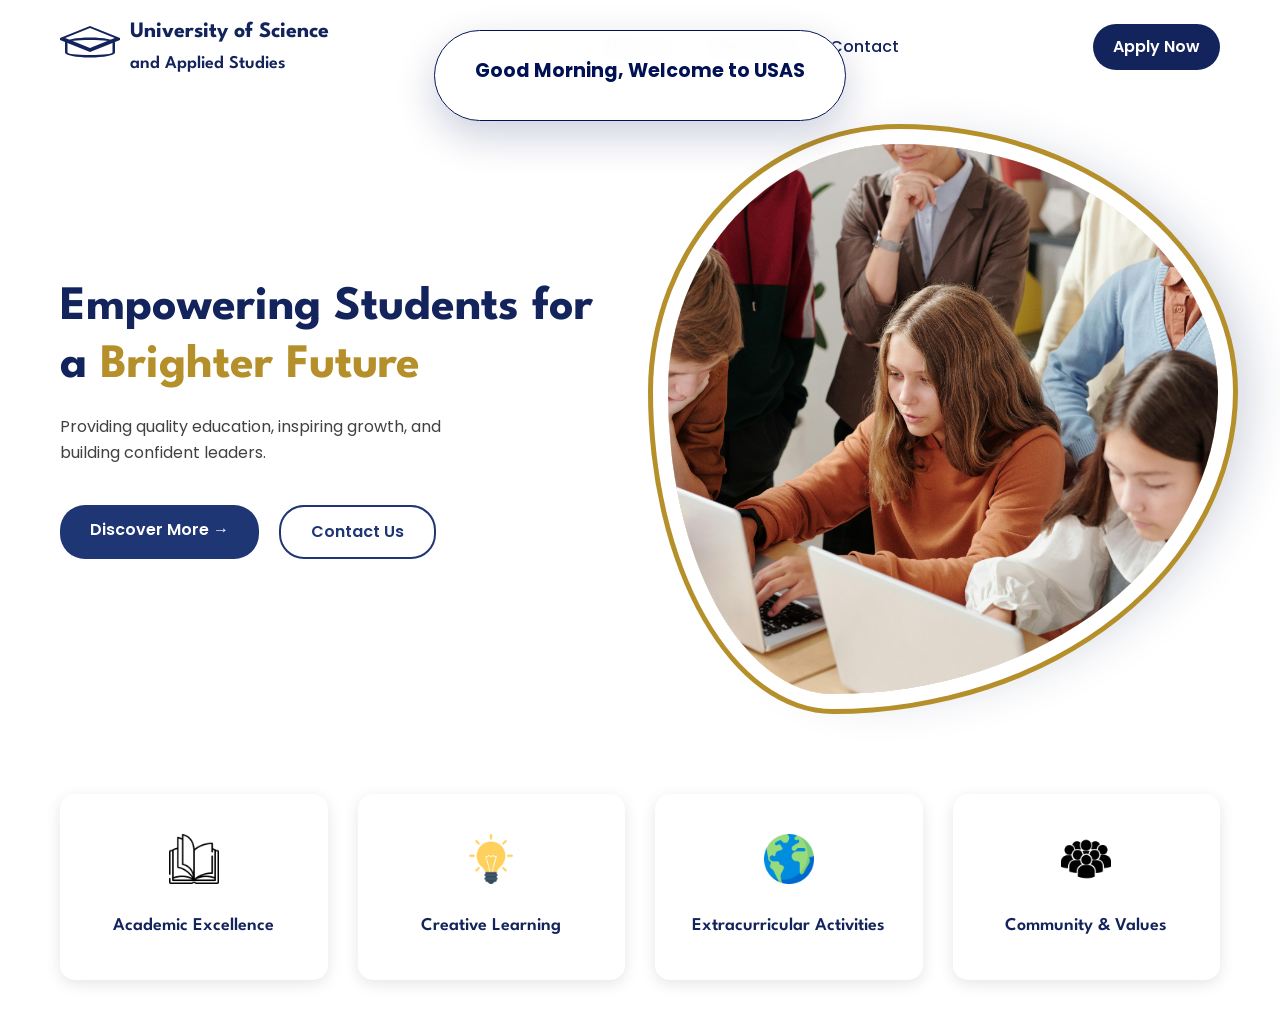
<file: index.html>
<!DOCTYPE html>
<html lang="en">

<head>
    <meta charset="UTF-8">
    <meta name="viewport" content="width=device-width, initial-scale=1.0">
    <title>University of Science and Applied Studies - Home</title>
    <link rel="stylesheet" href="style.css">
    <link rel="preconnect" href="https://fonts.googleapis.com">
    <link rel="preconnect" href="https://fonts.gstatic.com" crossorigin>
    <link
        href="https://fonts.googleapis.com/css2?family=League+Spartan:wght@400;600;700&family=Poppins:wght@400;500;600&display=swap"
        rel="stylesheet">
</head>

<body>
    <div id="greeting-popup" class="greeting-container">
        <div class="greeting-content">
            <i class="fas fa-university"></i>
            <h2 id="greeting-text">Welcome to USAS</h2>
            <div class="timer-bar"></div>
        </div>
    </div>

    <header class="main-header">

        <div class="container container--header">
            <a href="#" class="logo-area">
                <svg width="60" height="42" viewBox="0 0 60 42" fill="none" xmlns="image/logo.jpj">
                    <path d="M30 0L0 12V14L30 26L60 14V12L30 0ZM30 1.94238L54.7119 12L30 22.0576L5.28809 12L30 1.94238Z"
                        fill="#13235B" />
                    <path
                        d="M5 16.5V26.5C5 29.2614 16.1929 31.5 30 31.5C43.8071 31.5 55 29.2614 55 26.5V16.5C55 13.7386 43.8071 11.5 30 11.5C16.1929 11.5 5 13.7386 5 16.5ZM7.5 16.5C7.5 15.1193 16.1929 14 30 14C43.8071 14 52.5 15.1193 52.5 16.5V26.5C52.5 27.8807 43.8071 29 30 29C16.1929 29 7.5 27.8807 7.5 26.5V16.5Z"
                        fill="#13235B" />
                </svg>
                <div class="logo-text">
                    <div class="university-name">University of Science</div>
                    <div class="university-school">and Applied Studies</div>
                </div>
            </a>

            <nav class="main-nav">
                <ul>
                    <li><a href="index.html" class="active">Home</a></li>
                    <li><a href="about_us.html">About Us</a></li>
                    <li><a href="apply.html">Admissions</a></li>
                    <li><a href="contact.html">Contact</a></li>
                </ul>
            </nav>

            <a href="apply.html" class="btn btn--primary btn--apply">Apply Now</a>
        </div>
    </header>

    <section class="hero-home">
        <div class="container container--hero">
            <div class="hero-content">
                <h1 class="hero-title">Empowering Students for a <span class="highlight-gold">Brighter Future</span>
                </h1>
                <p class="hero-description">Providing quality education, inspiring growth, and building confident
                    leaders.</p>
                <div class="hero-actions">
                    <a href="about_us.html" class="btn btn--dark btn--discover">Discover More &rarr;</a>
                    <a href="contact.html" class="btn btn--outline btn--contact">Contact Us</a>
                </div>
            </div>
            <div class="hero-image-container">
                <div class="hero-image-wrapper">
                    <img src="images/group.jpg" alt="Students studying" class="hero-img">
                </div>
            </div>
        </div>
    </section>

    <section class="feature-section">
        <div class="container">
            <div class="feature-grid">

                <div class="feature-card">
                    <div class="card-icon-wrapper icon--blue">
                        <img src="images/open-book.png" alt="Book icon">
                    </div>
                    <h3 class="card-title">Academic Excellence</h3>
                </div>

                <div class="feature-card">
                    <div class="card-icon-wrapper icon--gold">
                        <img src="images/idea.png" alt="Lightbulb icon">
                    </div>
                    <h3 class="card-title">Creative Learning</h3>
                </div>

                <div class="feature-card">
                    <div class="card-icon-wrapper icon--blue">
                        <img src="images/earth.png" alt="Globe icon">
                    </div>
                    <h3 class="card-title">Extracurricular Activities</h3>
                </div>

                <div class="feature-card">
                    <div class="card-icon-wrapper icon--gold">
                        <img src="images/crowd-of-users.png" alt="Community group icon">
                    </div>
                    <h3 class="card-title">Community & Values</h3>
                </div>

            </div>
        </div>
    </section>


    <script src="script.js"></script>
</body>

</html>
</file>
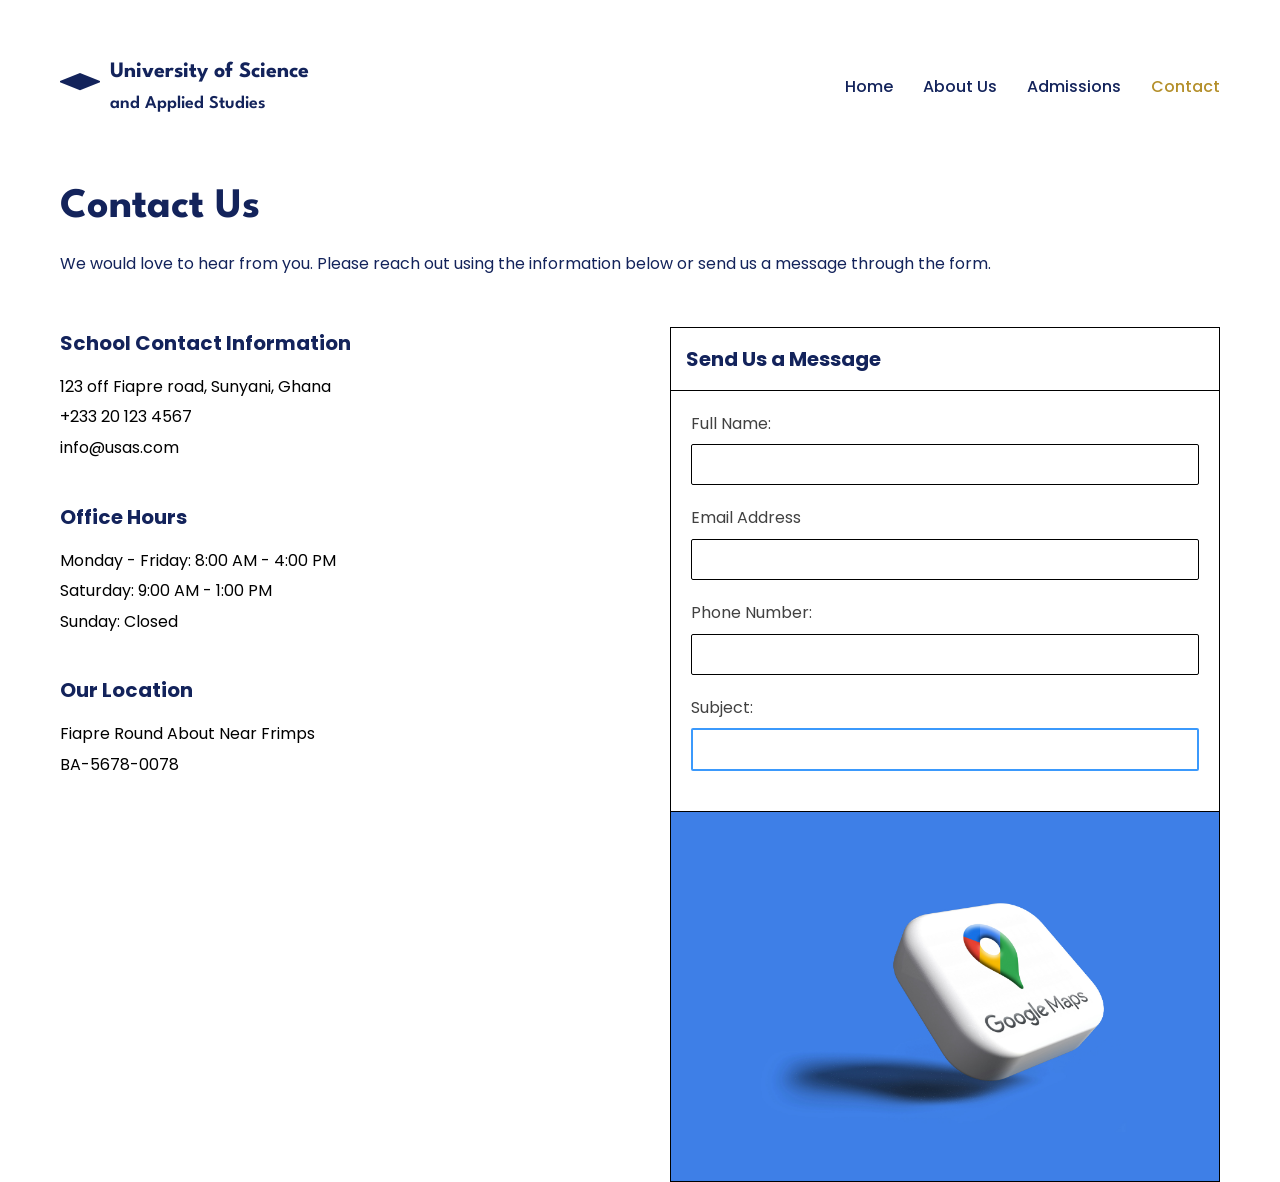
<file: contact.html>
<!DOCTYPE html>
<html lang="en">
<head>
    <meta charset="UTF-8">
    <meta name="viewport" content="width=device-width, initial-scale=1.0">
    <title>Contact Us - University of Science and Applied Studies</title>
    <link rel="stylesheet" href="style.css">
    <link href="https://fonts.googleapis.com/css2?family=League+Spartan:wght@400;600;700&family=Poppins:wght@400;500;600&display=swap" rel="stylesheet">
</head>
<body class="contact-page">

    <header class="main-header">
        <div class="container container--header">
            <a href="index.html" class="logo-area">
                <svg width="40" height="30" viewBox="0 0 60 42" fill="none" xmlns="http://www.w3.org/2000/svg"><path d="M30 0L0 12V14L30 26L60 14V12L30 0Z" fill="#13235B"/></svg>
                <div class="logo-text">
                    <div class="university-name">University of Science</div>
                    <div class="university-school">and Applied Studies</div>
                </div>
            </a>
            <nav class="main-nav">
                <ul>
                    <li><a href="index.html">Home</a></li>
                    <li><a href="about_us.html">About Us</a></li>
                    <li><a href="apply.html">Admissions</a></li>
                    <li><a href="contact.html" class="active">Contact</a></li>
                </ul>
            </nav>
        </div>
    </header>

    <main class="container">
        <h1 class="contact-main-title">Contact Us</h1>
        <p class="contact-intro">We would love to hear from you. Please reach out using the information below or send us a message through the form.</p>

        <div class="contact-grid">
            <div class="contact-info">
                <div class="info-block">
                    <h3>School Contact Information</h3>
                    <p>123 off Fiapre road, Sunyani, Ghana</p>
                    <p>+233 20 123 4567</p>
                    <p>info@usas.com</p>
                </div>

                <div class="info-block">
                    <h3>Office Hours</h3>
                    <p>Monday - Friday: 8:00 AM - 4:00 PM</p>
                    <p>Saturday: 9:00 AM - 1:00 PM</p>
                    <p>Sunday: Closed</p>
                </div>

                <div class="info-block">
                    <h3>Our Location</h3>
                    <p>Fiapre Round About Near Frimps</p>
                    <p>BA-5678-0078</p>
                </div>
            </div>

            <div class="contact-form-container">
                <form action="#" class="message-form">
                    <div class="form-header">
                        <h2>Send Us a Message</h2>
                    </div>
                    <div class="form-body">
                        <label for="name">Full Name:</label>
                        <input type="text" id="name" name="name">

                        <label for="email">Email Address</label>
                        <input type="email" id="email" name="email">

                        <label for="phone">Phone Number:</label>
                        <input type="tel" id="phone" name="phone">

                        <label for="subject">Subject:</label>
                        <input type="text" id="subject" name="subject" class="input--blue-border">
                    </div>
                    <div class="form-map">
                        <img src="images/google.jpg" alt="Google Maps Location">
                    </div>
                </form>
            </div>
        </div>
    </main>

</body>
</html>
</file>
<file: style.css>
/* ============================================================
   GLOBAL STYLES (Applies to all pages)
   ============================================================ */

:root {
  /* Colors from Figma */
  --primary-navy: #13235B;
  --primary-gold: #B48F2A;
  --secondary-navy: #1F3674;
  --text-dark: #13235B;
  --text-light: #414141;
  /* Estimated dark grey for subtext */
  --btn-outline-text: #1F3674;
  --card-bg: #FFFFFF;
  --card-shadow: 0px 4px 15px rgba(0, 0, 0, 0.1);
  --bg-color: #FFFFFF;
  --header-bg: #FFFFFF;

  /* Fonts */
  --heading-font: 'League Spartan', sans-serif;
  --body-font: 'Poppins', sans-serif;
}

* {
  box-sizing: border-box;
  margin: 0;
  padding: 0;
}

body {
  font-family: var(--body-font);
  color: var(--text-dark);
  background-color: var(--bg-color);
  line-height: 1.6;
  overflow-x: hidden;
}

/* Base Layout Container */
.container {
  max-width: 1200px;
  margin: 0 auto;
  padding: 0 20px;
}

/* Global Button Styles */
.btn {
  display: inline-block;
  padding: 12px 24px;
  font-weight: 600;
  border-radius: 25px;
  text-decoration: none;
  transition: all 0.3s ease;
  font-family: var(--body-font);
}

.btn--primary {
  background-color: var(--primary-navy);
  color: #FFFFFF;
}

.btn--dark {
  background-color: var(--secondary-navy);
  color: #FFFFFF;
}

.btn--outline {
  border: 2px solid var(--btn-outline-text);
  color: var(--btn-outline-text);
}

.btn:hover {
  opacity: 0.9;
  transform: translateY(-2px);
}

/* ============================================================
   HEADER STYLES (Shared across all pages)
   ============================================================ */
.main-header {
  background-color: var(--header-bg);
  padding: 15px 0;
  position: sticky;
  top: 0;
  z-index: 100;
}

.container--header {
  display: flex;
  justify-content: space-between;
  align-items: center;
}

.logo-area {
  display: flex;
  align-items: center;
  text-decoration: none;
  color: var(--primary-navy);
}

.logo-text {
  margin-left: 10px;
  font-family: var(--heading-font);
}

.university-name {
  font-weight: 700;
  font-size: 22px;
}

.university-school {
  font-weight: 600;
  font-size: 18px;
}

.main-nav ul {
  list-style: none;
  display: flex;
  gap: 30px;
}

.main-nav a {
  text-decoration: none;
  color: var(--primary-navy);
  font-weight: 500;
  font-size: 16px;
  transition: color 0.3s;
}

.main-nav a:hover,
.main-nav a.active {
  color: var(--primary-gold);
}

.btn--apply {
  padding: 10px 20px;
}

/* ============================================================
   HOMEPAGE SPECIFIC STYLES (index.html)
   ============================================================ */

/* Hero Section */
.hero-home {
  padding: 50px 0;
}

.container--hero {
  display: flex;
  align-items: center;
}

.hero-content {
  flex: 1;
  padding-right: 50px;
}

.hero-title {
  font-family: var(--heading-font);
  font-weight: 700;
  font-size: 48px;
  line-height: 1.2;
  margin-bottom: 20px;
  color: var(--text-dark);
}

.highlight-gold {
  color: var(--primary-gold);
}

.hero-description {
  color: var(--text-light);
  max-width: 400px;
  margin-bottom: 40px;
}

.hero-actions {
  display: flex;
  gap: 20px;
}

.btn--discover {
  padding: 12px 30px;
}

.btn--contact {
  padding: 12px 30px;
}

/* The complex curve for the hero image */
.hero-image-container {
  flex: 1;
  display: flex;
  justify-content: center;
}

/* --- Sophisticated Hero Image Styling --- */

.hero-image-wrapper {
  position: relative;
  width: 100%;
  max-width: 550px;
  aspect-ratio: 1 / 1;
  /* Keeps it a perfect circle/square */

  /* This creates the 'organic' circular shape */
  border-radius: 42% 58% 70% 30% / 45% 45% 55% 55%;

  /* The "Slight color around it": 
       We use multiple box-shadows to create the gold and navy rings 
    */
  box-shadow:
    0 0 0 15px white,
    /* Inner white gap */
    0 0 0 20px var(--primary-gold),
    /* The gold ring */
    30px 0 50px rgba(19, 35, 91, 0.2);
  /* Soft navy glow on the side */

  overflow: hidden;
  /* Clips the image into the shape */
  display: flex;
  align-items: center;
  justify-content: center;
}

.hero-img {
  width: 100%;
  height: 100%;
  object-fit: cover;
  /* Ensures the photo doesn't look stretched */
  transform: scale(1.1);
  /* Slightly zooms in to fill the organic shape */
}

/* Add a pseudo-element for that extra navy 'swoosh' if needed */
.hero-image-wrapper::before {
  content: "";
  position: absolute;
  top: -10%;
  left: -10%;
  width: 120%;
  height: 120%;
  border: 2px solid var(--primary-navy);
  border-radius: 50%;
  opacity: 0.1;
  z-index: -1;
}

/* Feature Cards Section */
.feature-section {
  padding: 50px 0;
}

.feature-grid {
  display: grid;
  grid-template-columns: repeat(auto-fit, minmax(250px, 1fr));
  gap: 30px;
}

.feature-card {
  background-color: var(--card-bg);
  padding: 40px 20px;
  border-radius: 15px;
  box-shadow: var(--card-shadow);
  text-align: center;
  transition: transform 0.3s ease;
}

.feature-card:hover {
  transform: translateY(-5px);
}

.card-icon-wrapper {
  margin-bottom: 20px;
}

.card-icon-wrapper img {
  width: 50px;
  height: auto;
}

.card-title {
  font-family: var(--heading-font);
  font-weight: 600;
  font-size: 18px;
  color: var(--primary-navy);
}

/* Specific icon colors */
.icon--blue path {
  fill: var(--primary-navy);
}

.icon--gold path {
  fill: var(--primary-gold);
}

/* ============================================================
   RESPONSIVE MEDIA QUERIES
   ============================================================ */

@media (max-width: 992px) {
  .hero-title {
    font-size: 38px;
  }

  .container--hero {
    flex-direction: column;
    text-align: center;
  }

  .hero-content {
    padding-right: 0;
    margin-bottom: 40px;
  }

  .hero-description {
    margin: 0 auto 40px;
  }

  .hero-actions {
    justify-content: center;
  }

  .hero-image {
    border-radius: 200px;
    /* Symmetrical for smaller screens */
  }
}

@media (max-width: 768px) {
  .main-nav {
    display: none;
    /* Hide standard nav; add burger menu later if needed */
  }

  .btn--apply {
    display: none;
  }

  .logo-area {
    margin: 0 auto;
  }
}


/* ============================================================
   ABOUT PAGE SPECIFIC STYLES
   ============================================================ */

.about-page {
  position: relative;
  min-height: 100vh;
  background-image: url('images/teaching.jpg');
  /* Replace with your background image */
  background-size: cover;
  background-position: center;
  padding-bottom: 100px;
}

/* --- Background Image Scaling --- */
.about-page .about-hero {
  position: relative;
  width: 100%;
  min-height: 100vh;
  /* Use 'cover' to ensure the image fills the background without stretching */
  background: url('classroom-bg.jpg') no-repeat center center/cover;
  padding-bottom: 100px;
}

/* --- The "Mail Box" / Toggle Container --- */
.about-toggle-container {
  display: flex;
  justify-content: center;
  margin-top: 30px;
}

.about-toggle-box {
  background-color: #E0E0E0;
  /* Light grey background for the "box" */
  padding: 10px;
  border-radius: 50px;
  /* Makes it a pill/mail shape */
  display: flex;
  gap: 10px;
  border: 1px solid #BDBDBD;
  box-shadow: inset 0px 2px 5px rgba(0, 0, 0, 0.1);
}

.toggle-btn {
  padding: 12px 40px;
  border: none;
  border-radius: 40px;
  font-family: var(--body-font);
  font-weight: 600;
  cursor: pointer;
  transition: all 0.3s ease;
  background: transparent;
  color: #555;
}

/* The "Active" look (Our Mission) */
.toggle-btn.active {
  background-color: var(--primary-navy);
  color: white;
  box-shadow: 0px 4px 10px rgba(19, 35, 91, 0.3);
}

/* The "Inactive" look (Our History) */
.toggle-btn:not(.active) {
  background-color: #D9D9D9;
  border: 1px solid #999;
}

.toggle-btn:hover {
  transform: translateY(-1px);
}



/* The white angled shape at the top */
.about-overlay-shape {
  background-color: #FFFFFF;
  padding: 80px 0 120px 0;
  text-align: center;
  /* This creates the slight "V" or angled cut at the bottom */
  clip-path: polygon(0 0, 100% 0, 100% 85%, 50% 100%, 0 85%);
  margin-bottom: -60px;
  /* Pulls the cards up into the shape */
}

.about-title {
  font-family: var(--heading-font);
  font-size: 64px;
  color: var(--primary-navy);
  margin-bottom: 40px;
}

.about-intro-text {
  font-weight: 600;
  font-size: 18px;
  margin-bottom: 30px;
}

.about-toggle-buttons {
  display: flex;
  justify-content: center;
  gap: 100px;
  margin-top: 20px;
}

.btn--grey-outline {
  border: 1.5px solid #000;
  background-color: #D9D9D9;
  color: #000;
  padding: 10px 40px;
  border-radius: 20px;
  text-decoration: none;
  font-weight: 500;
}

/* Cards Grid */
.container--about-cards {
  position: relative;
  z-index: 10;
}

.about-grid {
  display: grid;
  grid-template-columns: 1fr 1fr;
  gap: 40px;
  max-width: 900px;
  margin: 0 auto;
}

.info-card {
  background: #FFFFFF;
  border-radius: 40px;
  padding: 40px;
  text-align: center;
  box-shadow: 0px 10px 30px rgba(0, 0, 0, 0.1);
}

.info-card-icon {
  margin-bottom: 20px;
}

.info-card-icon img {
  width: 80px;
  height: auto;
}

.info-card h2 {
  font-family: var(--heading-font);
  color: var(--primary-navy);
  font-size: 32px;
  margin-bottom: 10px;
}

.info-card p {
  color: var(--secondary-navy);
  font-weight: 500;
  margin-bottom: 30px;
}

/* Responsive adjustments for About Page */
@media (max-width: 768px) {
  .about-grid {
    grid-template-columns: 1fr;
  }

  .about-toggle-buttons {
    flex-direction: column;
    gap: 20px;
    align-items: center;
  }

  .about-title {
    font-size: 40px;
  }
}


/* ============================================================
   ADMISSIONS PAGE STYLES
   ============================================================ */

.admissions-banner {
  background-color: #E6F2F8;
  /* Light blue tint from screenshot */
  overflow: hidden;
}

.banner-flex {
  display: flex;
  align-items: center;
  max-width: 1400px;
  margin: 0 auto;
}

.banner-text {
  flex: 1;
  text-align: center;
  padding: 60px 40px;
}

.admissions-title {
  font-family: var(--heading-font);
  font-size: 64px;
  color: var(--primary-navy);
  margin-bottom: 20px;
}

.banner-text p {
  color: var(--primary-navy);
  font-weight: 600;
  line-height: 1.4;
}

.banner-image {
  flex: 1;
  height: 400px;
}

.banner-image img {
  width: 100%;
  height: 100%;
  object-fit: cover;
}

/* Form Section */
.form-section {
  padding-bottom: 80px;
}

.admission-card {
  background: #FFFFFF;
  max-width: 800px;
  margin: -80px auto 0;
  /* Overlaps the banner */
  padding: 40px 60px;
  border: 1px solid #000;
  box-shadow: 0px 4px 20px rgba(0, 0, 0, 0.1);
  position: relative;
}

.form-group-title {
  font-size: 18px;
  font-weight: 700;
  margin-bottom: 25px;
}

.form-section-heading {
  font-size: 32px;
  font-family: var(--heading-font);
  color: #000;
  margin: 40px 0 20px 0;
}

.form-row {
  display: flex;
  gap: 40px;
  margin-bottom: 20px;
}

.input-group {
  flex: 1;
  display: flex;
  flex-direction: column;
  margin-bottom: 20px;
}

.input-group label {
  font-weight: 500;
  margin-bottom: 8px;
  color: #414141;
}

.input-group input[type="text"],
.input-group input[type="date"],
.input-group input[type="tel"],
.input-group input[type="email"] {
  padding: 10px;
  border: 1.5px solid #000;
  border-radius: 4px;
  box-shadow: inset 0px 4px 4px rgba(0, 0, 0, 0.25);
  /* Inner shadow from Figma */
}

.radio-group {
  display: flex;
  gap: 20px;
  padding-top: 5px;
}

.form-footer {
  text-align: center;
  margin-top: 40px;
}

.btn--submit {
  padding: 10px 40px;
  font-size: 18px;
}

/* Responsive Admissions */
@media (max-width: 768px) {
  .banner-flex {
    flex-direction: column;
  }

  .banner-image {
    display: none;
  }

  .admission-card {
    margin: 20px 15px;
    padding: 30px 20px;
  }

  .form-row {
    flex-direction: column;
    gap: 0;
  }
}



/* ============================================================
   CONTACT PAGE STYLES
   ============================================================ */

.contact-page .container {
  padding-top: 40px;
}

.contact-main-title {
  font-family: var(--heading-font);
  font-size: 42px;
  color: var(--primary-navy);
  margin-bottom: 10px;
}

.contact-intro {
  font-size: 16px;
  margin-bottom: 50px;
}

.contact-grid {
  display: grid;
  grid-template-columns: 1fr 1fr;
  gap: 60px;
}

.info-block {
  margin-bottom: 40px;
}

.info-block h3 {
  font-size: 20px;
  font-weight: 700;
  margin-bottom: 15px;
}

.info-block p {
  color: #000;
  margin-bottom: 5px;
}

/* Form Container Styling */
.contact-form-container {
  border: 1px solid #000;
}

.message-form .form-header {
  border-bottom: 1px solid #000;
  padding: 15px;
}

.message-form .form-header h2 {
  font-size: 20px;
  font-weight: 700;
}

.message-form .form-body {
  padding: 20px;
}

.message-form label {
  display: block;
  margin-bottom: 8px;
  color: #414141;
}

.message-form input {
  width: 100%;
  padding: 12px;
  border: 1px solid #000;
  border-radius: 2px;
  margin-bottom: 20px;
}

/* Specific blue highlight for the subject field in your Figma */
.input--blue-border {
  border: 2px solid #3B99FC !important;
}

.form-map img {
  width: 100%;
  height: auto;
  display: block;
  border-top: 1px solid #000;
}

/* Responsive Contact Page */
@media (max-width: 768px) {
  .contact-grid {
    grid-template-columns: 1fr;
  }
}


/* Greeting Pop-up Styling */
.greeting-container {
  position: fixed;
  top: 30px;
  left: 50%;
  transform: translateX(-50%);
  background: rgba(255, 255, 255, 0.95);
  backdrop-filter: blur(10px);
  padding: 20px 40px;
  border-radius: 50px;
  box-shadow: 0 15px 40px rgba(0, 18, 83, 0.2);
  z-index: 9999;
  border: 1px solid #001253;
  display: flex;
  align-items: center;
  justify-content: center;

  /* Animation: Slide down and Fade in */
  animation: slideDown 0.8s ease-out forwards;
}

.greeting-content {
  text-align: center;
  display: flex;
  flex-direction: column;
  align-items: center;
}

.greeting-content i {
  color: #001253;
  font-size: 1.5rem;
  margin-bottom: 5px;
}

.greeting-content h2 {
  margin: 0;
  color: #001253;
  font-size: 1.2rem;
  font-weight: 700;
}

/* Optional: A thin bar at the bottom that shrinks over 30s */
.timer-bar {
  width: 100%;
  height: 3px;
  background: #001253;
  margin-top: 10px;
  border-radius: 5px;
  animation: shrink 10s linear forwards;
}

/* Animations */
@keyframes slideDown {
  from {
    opacity: 0;
    transform: translate(-50%, -100px);
  }

  to {
    opacity: 1;
    transform: translate(-50%, 0);
  }
}

@keyframes fadeOut {
  from {
    opacity: 1;
    transform: translate(-50%, 0);
  }

  to {
    opacity: 0;
    transform: translate(-50%, -50px);
  }
}

@keyframes shrink {
  from {
    width: 100%;
  }

  to {
    width: 0%;
  }
}


/* Success Pop-up Centering */
.success-popup {
  position: fixed;
  top: 50%;
  left: 50%;
  transform: translate(-50%, -50%);
  background: white;
  padding: 40px;
  border-radius: 30px;
  box-shadow: 0 20px 50px rgba(0, 0, 0, 0.3);
  z-index: 9999;
  text-align: center;
  border: 3px solid #13235B;
  /* Matches your USAS logo color */
  min-width: 300px;
}

.popup-content .emoji {
  font-size: 4rem;
  display: block;
  margin-bottom: 10px;
}

.popup-content h2 {
  color: #13235B;
  font-family: 'League Spartan', sans-serif;
}

/* 10s Timer Bar */
.timer-bar-success {
  width: 100%;
  height: 6px;
  background: #13235B;
  margin-top: 20px;
  border-radius: 10px;
}

/* Animations */
@keyframes shrink {
  from {
    width: 100%;
  }

  to {
    width: 0%;
  }
}

@keyframes fadeOut {
  from {
    opacity: 1;
    transform: translate(-50%, -50%);
  }

  to {
    opacity: 0;
    transform: translate(-50%, -60%);
  }
}
</file>
